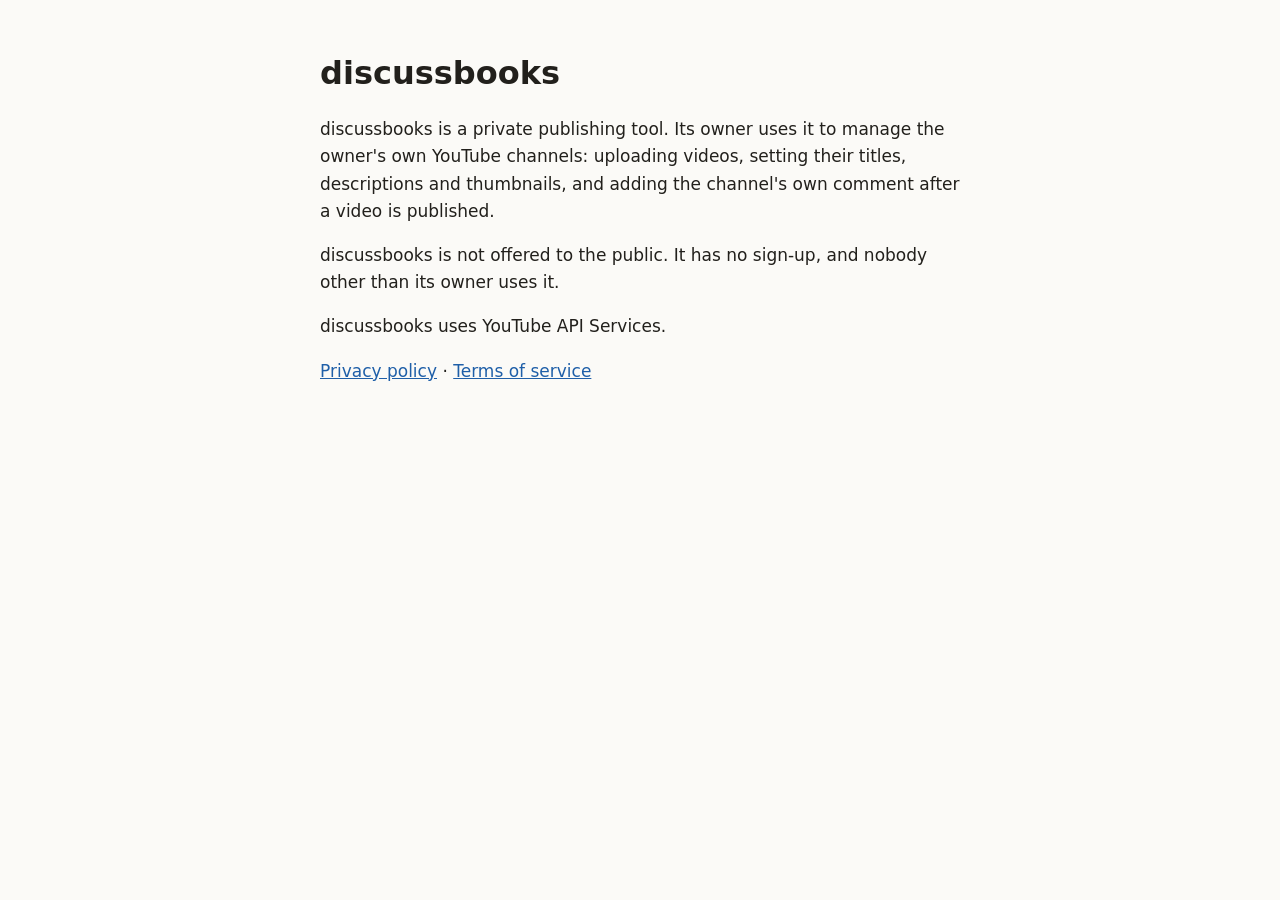
<file: index.html>
<!doctype html>
<html lang="en">
<head>
<meta charset="utf-8">
<meta name="viewport" content="width=device-width, initial-scale=1">
<title>discussbooks</title>
<link rel="stylesheet" href="style.css">
</head>
<body>
<main>
  <h1>discussbooks</h1>
  <p>discussbooks is a private publishing tool. Its owner uses it to manage the owner's own YouTube channels: uploading
    videos, setting their titles, descriptions and thumbnails, and adding the channel's own comment after a video is
    published.</p>
  <p>discussbooks is not offered to the public. It has no sign-up, and nobody other than its owner uses it.</p>
  <p>discussbooks uses YouTube API Services.</p>
  <p><a href="privacy.html">Privacy policy</a> · <a href="terms.html">Terms of service</a></p>
</main>
</body>
</html>
</file>
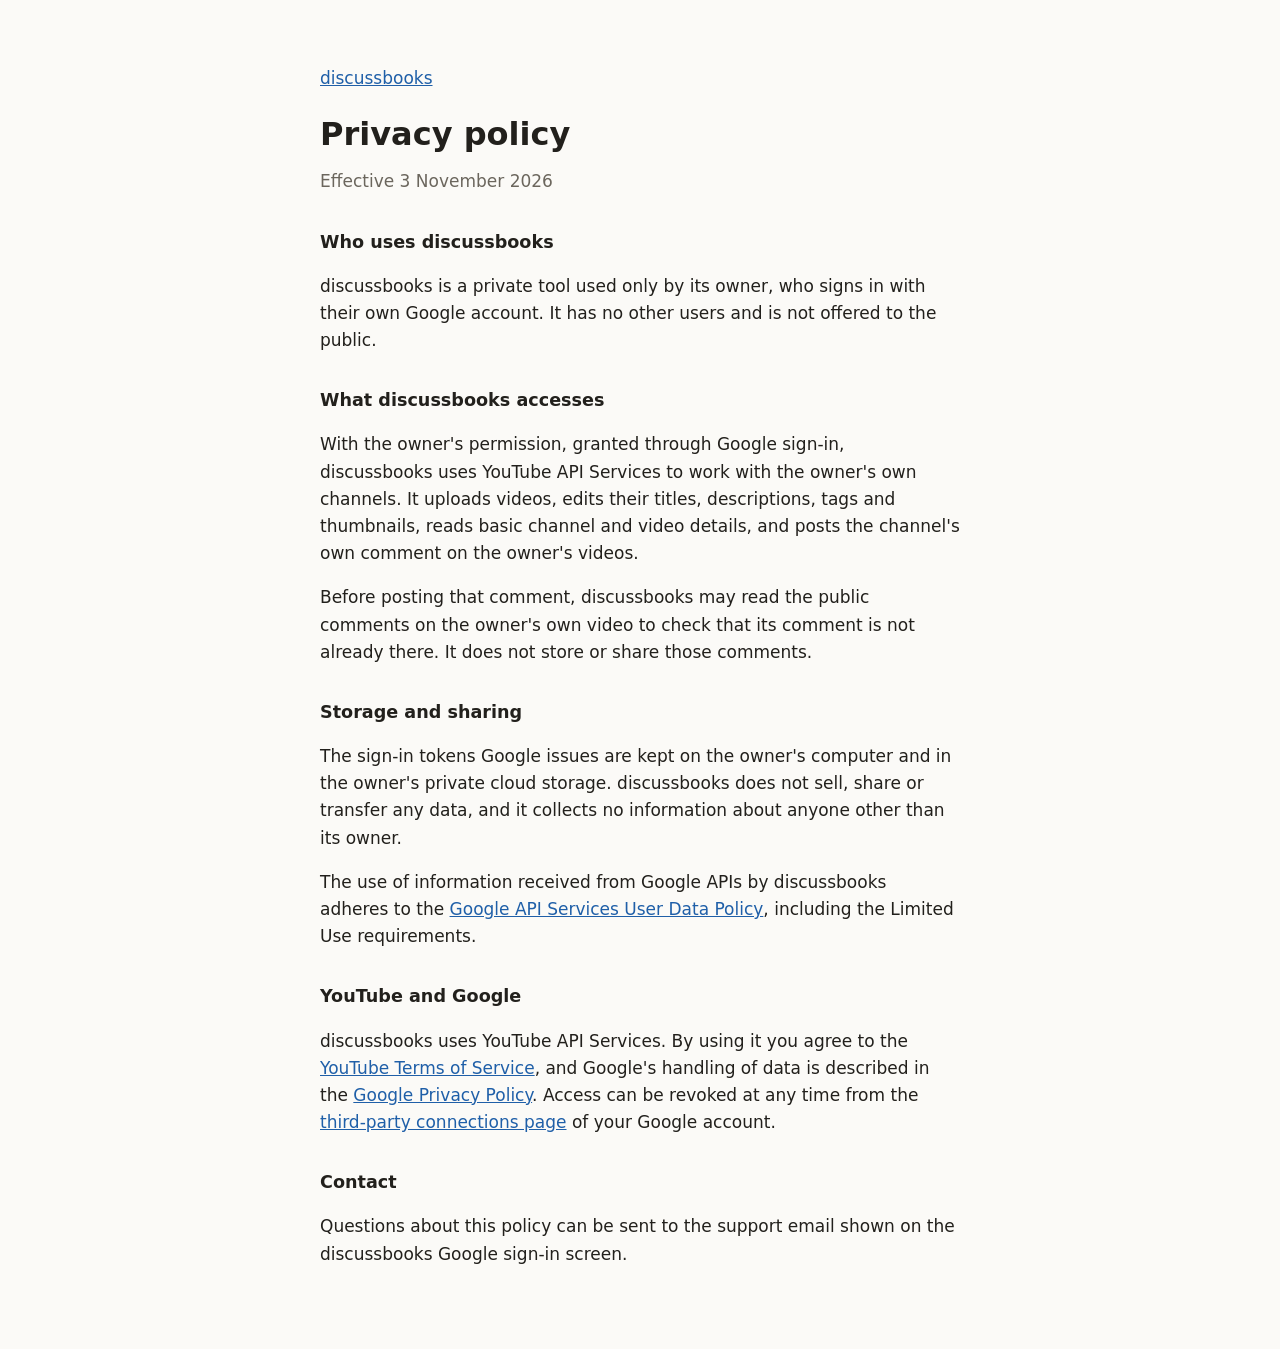
<file: privacy.html>
<!doctype html>
<html lang="en">
<head>
<meta charset="utf-8">
<meta name="viewport" content="width=device-width, initial-scale=1">
<title>discussbooks privacy policy</title>
<link rel="stylesheet" href="style.css">
</head>
<body>
<main>
  <p><a href="./">discussbooks</a></p>
  <h1>Privacy policy</h1>
  <p class="meta">Effective 3 November 2026</p>

  <h2>Who uses discussbooks</h2>
  <p>discussbooks is a private tool used only by its owner, who signs in with their own Google account. It has no other users
    and is not offered to the public.</p>

  <h2>What discussbooks accesses</h2>
  <p>With the owner's permission, granted through Google sign-in, discussbooks uses YouTube API Services to work with the
    owner's own channels. It uploads videos, edits their titles, descriptions, tags and thumbnails, reads basic channel
    and video details, and posts the channel's own comment on the owner's videos.</p>
  <p>Before posting that comment, discussbooks may read the public comments on the owner's own video to check that its comment
    is not already there. It does not store or share those comments.</p>

  <h2>Storage and sharing</h2>
  <p>The sign-in tokens Google issues are kept on the owner's computer and in the owner's private cloud storage. discussbooks
    does not sell, share or transfer any data, and it collects no information about anyone other than its owner.</p>
  <p>The use of information received from Google APIs by discussbooks adheres to the
    <a href="https://developers.google.com/terms/api-services-user-data-policy">Google API Services User Data Policy</a>,
    including the Limited Use requirements.</p>

  <h2>YouTube and Google</h2>
  <p>discussbooks uses YouTube API Services. By using it you agree to the
    <a href="https://www.youtube.com/t/terms">YouTube Terms of Service</a>, and Google's handling of data is described in the
    <a href="https://policies.google.com/privacy">Google Privacy Policy</a>. Access can be revoked at any time from the
    <a href="https://myaccount.google.com/connections">third-party connections page</a> of your Google account.</p>

  <h2>Contact</h2>
  <p>Questions about this policy can be sent to the support email shown on the discussbooks Google sign-in screen.</p>
</main>
</body>
</html>
</file>
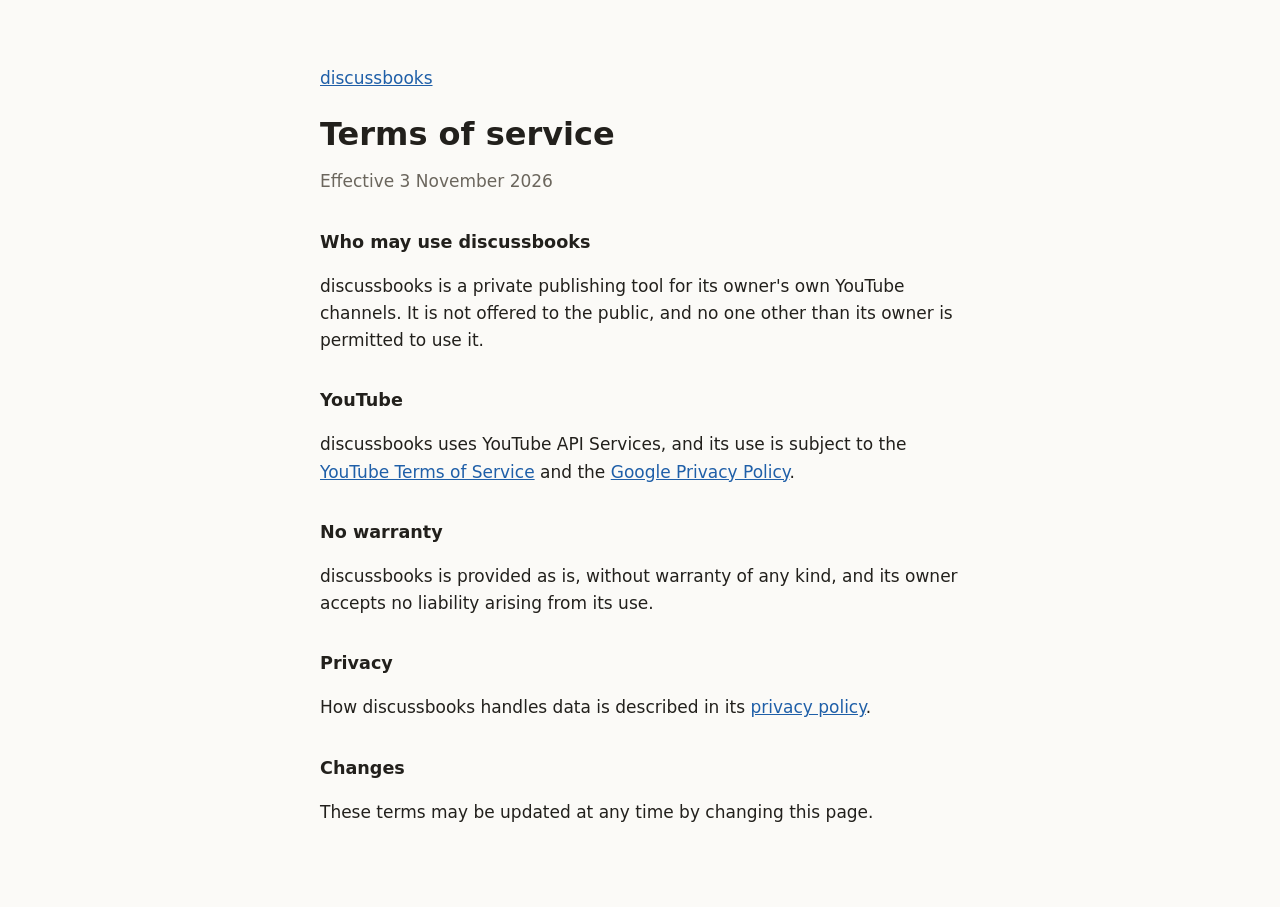
<file: terms.html>
<!doctype html>
<html lang="en">
<head>
<meta charset="utf-8">
<meta name="viewport" content="width=device-width, initial-scale=1">
<title>discussbooks terms of service</title>
<link rel="stylesheet" href="style.css">
</head>
<body>
<main>
  <p><a href="./">discussbooks</a></p>
  <h1>Terms of service</h1>
  <p class="meta">Effective 3 November 2026</p>

  <h2>Who may use discussbooks</h2>
  <p>discussbooks is a private publishing tool for its owner's own YouTube channels. It is not offered to the public,
    and no one other than its owner is permitted to use it.</p>

  <h2>YouTube</h2>
  <p>discussbooks uses YouTube API Services, and its use is subject to the
    <a href="https://www.youtube.com/t/terms">YouTube Terms of Service</a> and the
    <a href="https://policies.google.com/privacy">Google Privacy Policy</a>.</p>

  <h2>No warranty</h2>
  <p>discussbooks is provided as is, without warranty of any kind, and its owner accepts no liability arising from its
    use.</p>

  <h2>Privacy</h2>
  <p>How discussbooks handles data is described in its <a href="privacy.html">privacy policy</a>.</p>

  <h2>Changes</h2>
  <p>These terms may be updated at any time by changing this page.</p>
</main>
</body>
</html>
</file>
<file: style.css>
:root {
  --bg: #fbfaf7;
  --text: #22201c;
  --muted: #6b665d;
  --link: #1f5fa8;
}
@media (prefers-color-scheme: dark) {
  :root { --bg: #17181b; --text: #e8e6e1; --muted: #a29d93; --link: #8ab8ec; }
}
body {
  margin: 0;
  background: var(--bg);
  color: var(--text);
  font: 17px/1.6 system-ui, -apple-system, "Segoe UI", sans-serif;
}
main { max-width: 40rem; margin: 0 auto; padding: 3rem 1rem 4rem; }
h1 { font-size: 2rem; margin: 0 0 1rem; }
h2 { font-size: 1.1rem; margin: 2rem 0 0.5rem; }
.meta { color: var(--muted); margin-top: -0.5rem; }
a { color: var(--link); }
</file>
